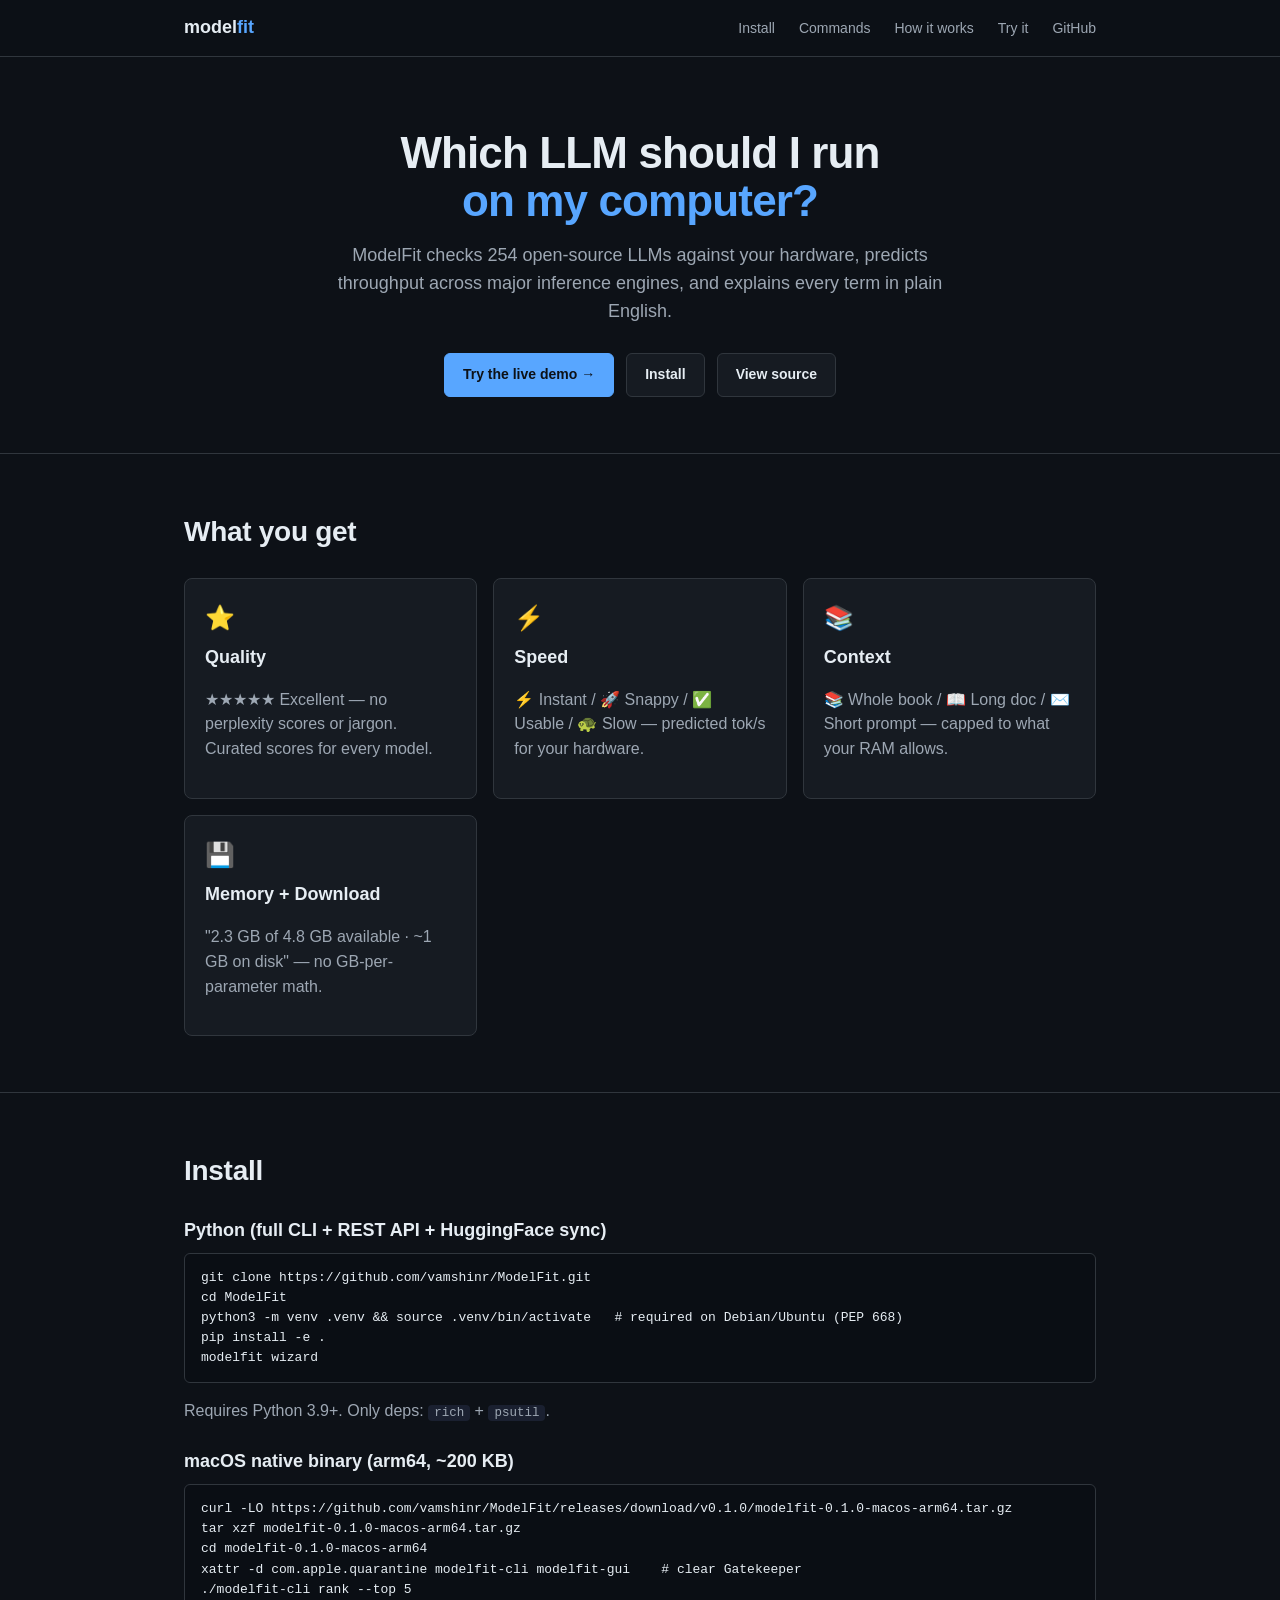
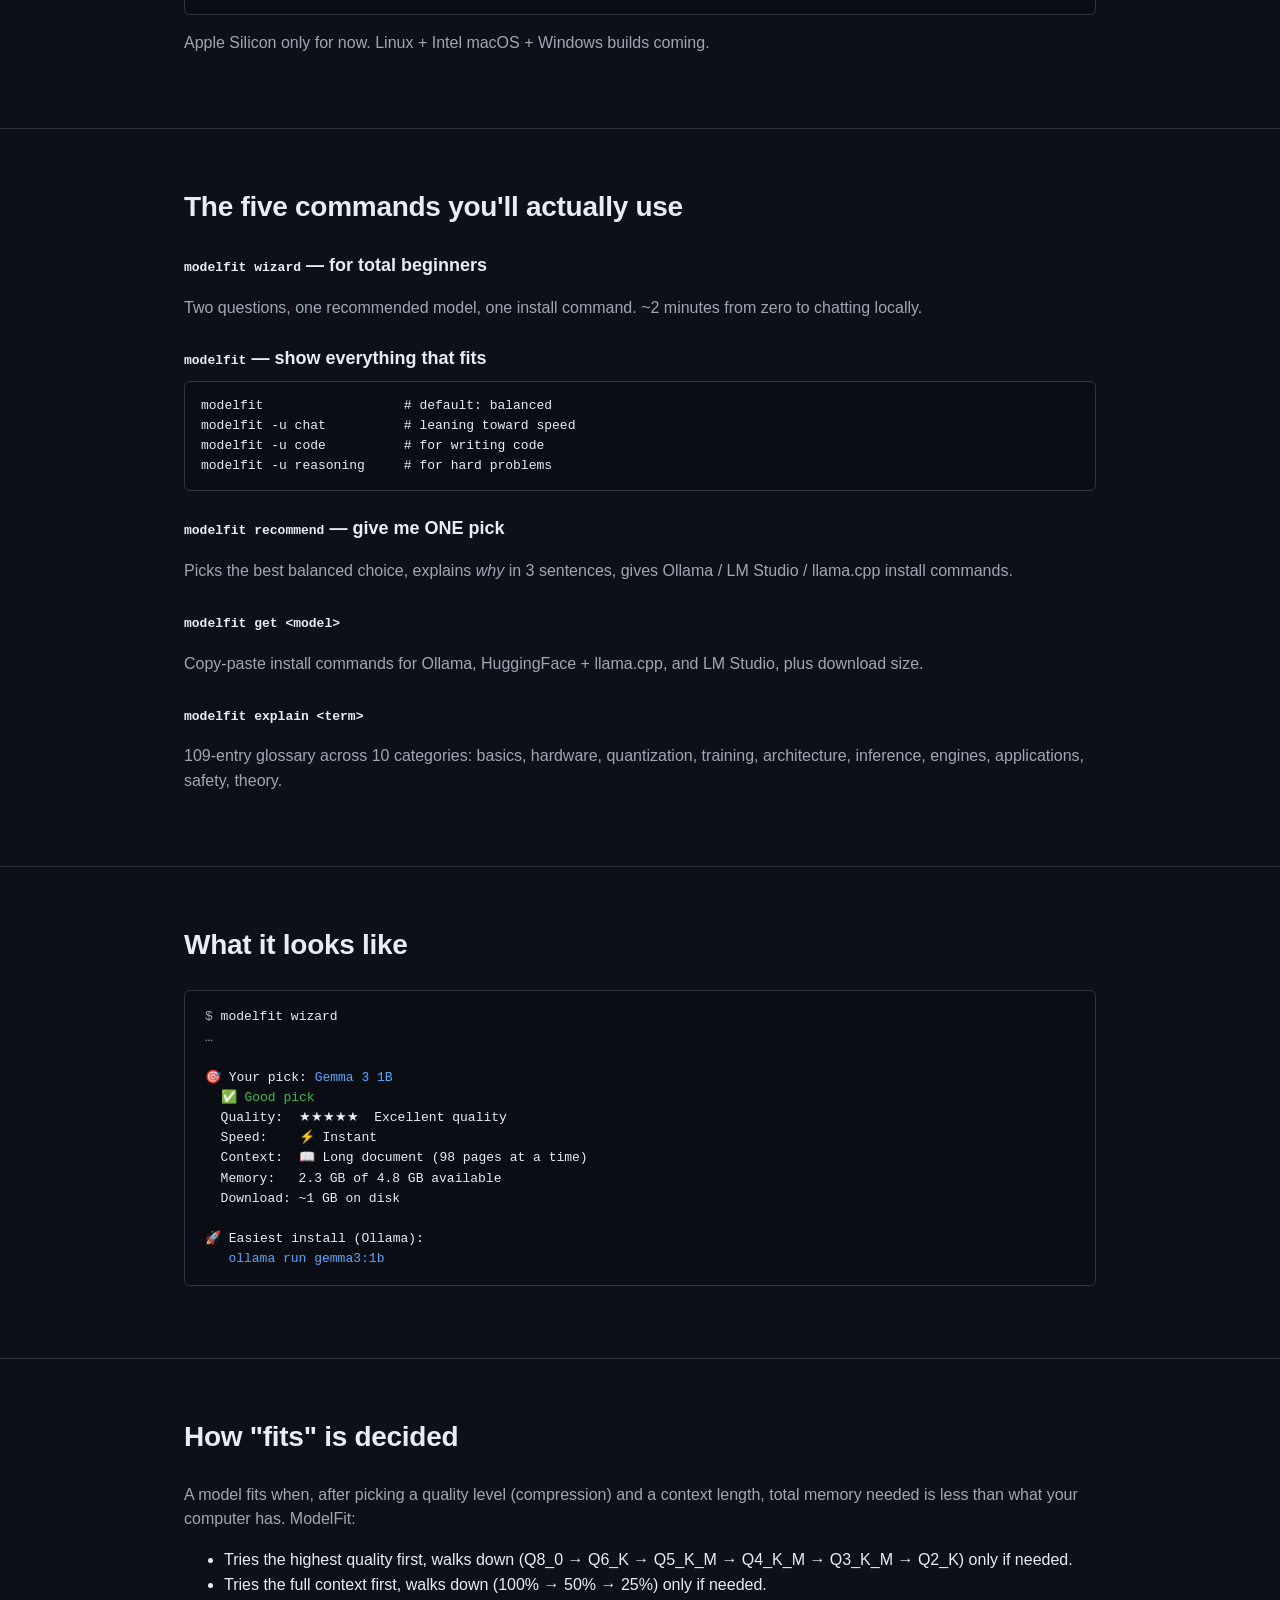
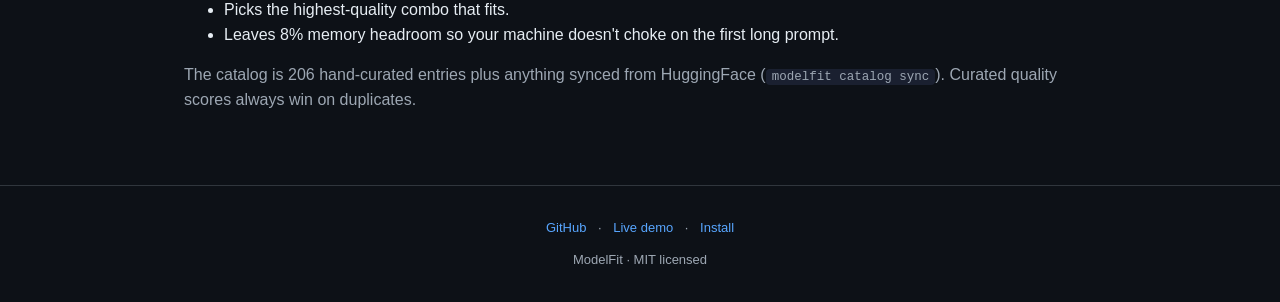
<file: website/index.html>
<!doctype html>
<html lang="en">
<head>
  <meta charset="utf-8">
  <meta name="viewport" content="width=device-width, initial-scale=1">
  <title>ModelFit — which LLM should I run on my computer?</title>
  <meta name="description" content="ModelFit answers 'which open-source LLM should I run on my computer?' for any hardware, in plain English. CLI, GUI, REST API.">
  <link rel="stylesheet" href="styles.css">
</head>
<body>

<nav class="topbar">
  <div class="container">
    <a href="/" class="brand">model<span>fit</span></a>
    <ul>
      <li><a href="#install">Install</a></li>
      <li><a href="#commands">Commands</a></li>
      <li><a href="#how">How it works</a></li>
      <li><a href="demo/">Try it</a></li>
      <li><a href="https://github.com/vamshinr/ModelFit">GitHub</a></li>
    </ul>
  </div>
</nav>

<section class="hero">
  <div class="container">
    <h1>Which LLM should I run<br><span class="accent">on my computer?</span></h1>
    <p class="tagline">
      ModelFit checks 254 open-source LLMs against your hardware, predicts throughput
      across major inference engines, and explains every term in plain English.
    </p>
    <div class="cta-row">
      <a class="btn primary" href="demo/">Try the live demo →</a>
      <a class="btn" href="#install">Install</a>
      <a class="btn" href="https://github.com/vamshinr/ModelFit">View source</a>
    </div>
  </div>
</section>

<section id="what">
  <div class="container">
    <h2>What you get</h2>
    <div class="grid">
      <div class="card">
        <span class="icon">⭐</span>
        <h3>Quality</h3>
        <p>★★★★★ Excellent — no perplexity scores or jargon. Curated scores for every model.</p>
      </div>
      <div class="card">
        <span class="icon">⚡</span>
        <h3>Speed</h3>
        <p>⚡ Instant / 🚀 Snappy / ✅ Usable / 🐢 Slow — predicted tok/s for your hardware.</p>
      </div>
      <div class="card">
        <span class="icon">📚</span>
        <h3>Context</h3>
        <p>📚 Whole book / 📖 Long doc / ✉️ Short prompt — capped to what your RAM allows.</p>
      </div>
      <div class="card">
        <span class="icon">💾</span>
        <h3>Memory + Download</h3>
        <p>"2.3 GB of 4.8 GB available · ~1 GB on disk" — no GB-per-parameter math.</p>
      </div>
    </div>
  </div>
</section>

<section id="install">
  <div class="container">
    <h2>Install</h2>

    <h3>Python (full CLI + REST API + HuggingFace sync)</h3>
<pre><code>git clone https://github.com/vamshinr/ModelFit.git
cd ModelFit
python3 -m venv .venv && source .venv/bin/activate   # required on Debian/Ubuntu (PEP 668)
pip install -e .
modelfit wizard</code></pre>
    <p>Requires Python 3.9+. Only deps: <code>rich</code> + <code>psutil</code>.</p>

    <h3>macOS native binary (arm64, ~200 KB)</h3>
<pre><code>curl -LO https://github.com/vamshinr/ModelFit/releases/download/v0.1.0/modelfit-0.1.0-macos-arm64.tar.gz
tar xzf modelfit-0.1.0-macos-arm64.tar.gz
cd modelfit-0.1.0-macos-arm64
xattr -d com.apple.quarantine modelfit-cli modelfit-gui    # clear Gatekeeper
./modelfit-cli rank --top 5</code></pre>
    <p>Apple Silicon only for now. Linux + Intel macOS + Windows builds coming.</p>
  </div>
</section>

<section id="commands">
  <div class="container">
    <h2>The five commands you'll actually use</h2>

    <h3><code>modelfit wizard</code> — for total beginners</h3>
    <p>Two questions, one recommended model, one install command. ~2 minutes from zero to chatting locally.</p>

    <h3><code>modelfit</code> — show everything that fits</h3>
<pre><code>modelfit                  # default: balanced
modelfit -u chat          # leaning toward speed
modelfit -u code          # for writing code
modelfit -u reasoning     # for hard problems</code></pre>

    <h3><code>modelfit recommend</code> — give me ONE pick</h3>
    <p>Picks the best balanced choice, explains <em>why</em> in 3 sentences, gives Ollama / LM Studio / llama.cpp install commands.</p>

    <h3><code>modelfit get &lt;model&gt;</code></h3>
    <p>Copy-paste install commands for Ollama, HuggingFace + llama.cpp, and LM Studio, plus download size.</p>

    <h3><code>modelfit explain &lt;term&gt;</code></h3>
    <p>109-entry glossary across 10 categories: basics, hardware, quantization, training, architecture, inference, engines, applications, safety, theory.</p>
  </div>
</section>

<section id="example">
  <div class="container">
    <h2>What it looks like</h2>
    <pre class="example-output"><span class="label">$</span> modelfit wizard
<span class="label">…</span>

🎯 Your pick: <span class="accent">Gemma 3 1B</span>
  <span class="good">✅ Good pick</span>
  Quality:  ★★★★★  Excellent quality
  Speed:    ⚡ Instant
  Context:  📖 Long document (98 pages at a time)
  Memory:   2.3 GB of 4.8 GB available
  Download: ~1 GB on disk

🚀 Easiest install (Ollama):
   <span class="accent">ollama run gemma3:1b</span></pre>
  </div>
</section>

<section id="how">
  <div class="container">
    <h2>How "fits" is decided</h2>
    <p>A model fits when, after picking a quality level (compression) and a context length, total memory needed is less than what your computer has. ModelFit:</p>
    <ul>
      <li>Tries the highest quality first, walks down (Q8_0 → Q6_K → Q5_K_M → Q4_K_M → Q3_K_M → Q2_K) only if needed.</li>
      <li>Tries the full context first, walks down (100% → 50% → 25%) only if needed.</li>
      <li>Picks the highest-quality combo that fits.</li>
      <li>Leaves 8% memory headroom so your machine doesn't choke on the first long prompt.</li>
    </ul>
    <p>The catalog is 206 hand-curated entries plus anything synced from HuggingFace (<code>modelfit catalog sync</code>). Curated quality scores always win on duplicates.</p>
  </div>
</section>

<footer>
  <div class="container">
    <a href="https://github.com/vamshinr/ModelFit">GitHub</a> ·
    <a href="demo/">Live demo</a> ·
    <a href="#install">Install</a>
    <div style="margin-top:12px;">ModelFit · MIT licensed</div>
  </div>
</footer>

</body>
</html>
</file>
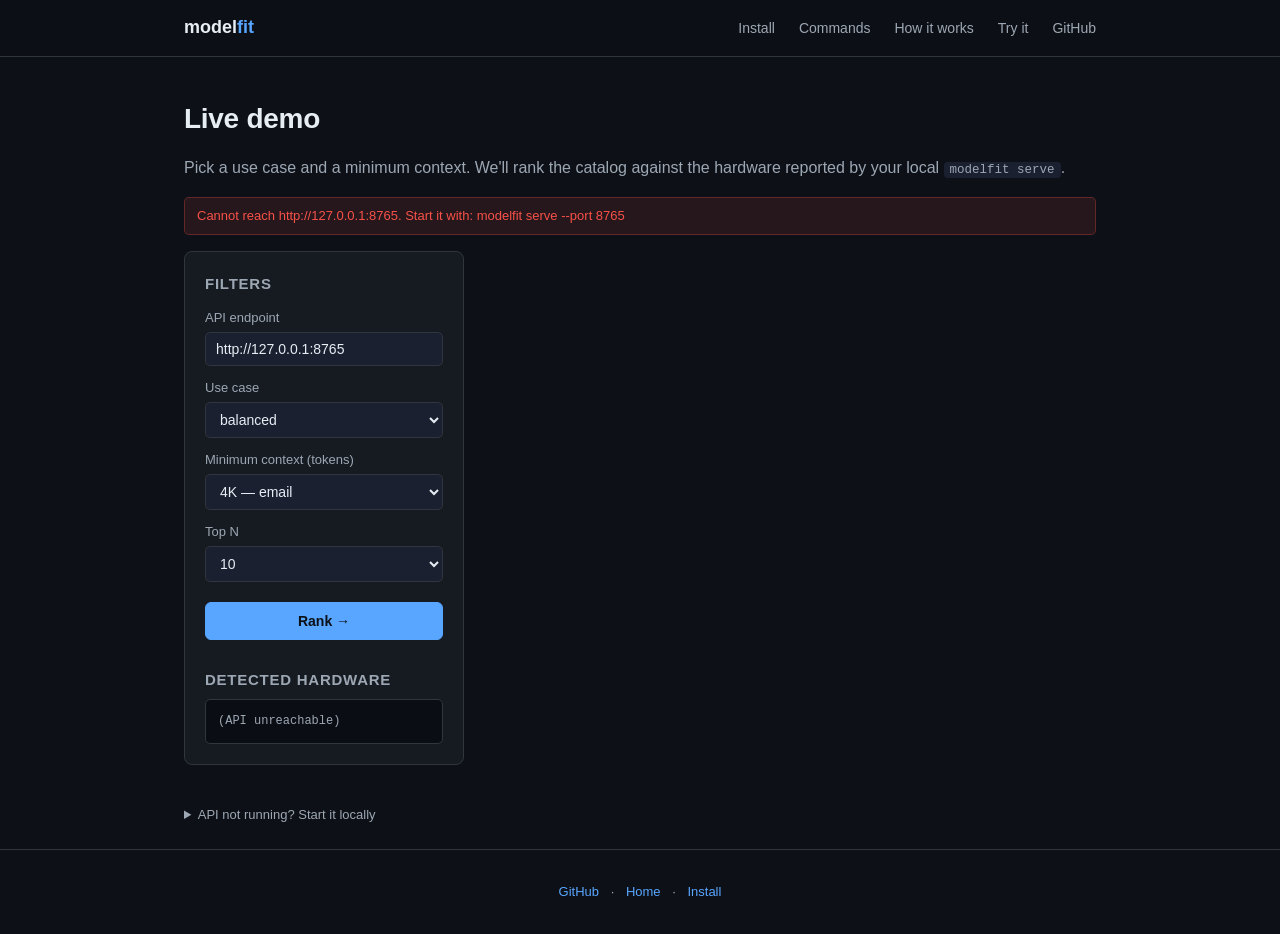
<file: website/demo/index.html>
<!doctype html>
<html lang="en">
<head>
  <meta charset="utf-8">
  <meta name="viewport" content="width=device-width, initial-scale=1">
  <title>ModelFit — live demo</title>
  <link rel="stylesheet" href="../styles.css">
</head>
<body>

<nav class="topbar">
  <div class="container">
    <a href="../" class="brand">model<span>fit</span></a>
    <ul>
      <li><a href="../#install">Install</a></li>
      <li><a href="../#commands">Commands</a></li>
      <li><a href="../#how">How it works</a></li>
      <li><a href="./">Try it</a></li>
      <li><a href="https://github.com/vamshinr/ModelFit">GitHub</a></li>
    </ul>
  </div>
</nav>

<section style="padding: 40px 0 24px;">
  <div class="container">
    <h2 style="margin:0 0 8px;">Live demo</h2>
    <p>Pick a use case and a minimum context. We'll rank the catalog against the hardware reported by your local <code>modelfit serve</code>.</p>

    <div id="status" class="status"></div>

    <div class="demo-grid">
      <div class="panel">
        <h3>Filters</h3>
        <label class="field">
          <span>API endpoint</span>
          <input id="api-base" value="http://127.0.0.1:8765">
        </label>
        <label class="field">
          <span>Use case</span>
          <select id="use-case">
            <option value="balanced" selected>balanced</option>
            <option value="chat">chat</option>
            <option value="reasoning">reasoning</option>
            <option value="code">code</option>
            <option value="math">math</option>
            <option value="long-context">long-context</option>
            <option value="agent">agent</option>
            <option value="research">research</option>
          </select>
        </label>
        <label class="field">
          <span>Minimum context (tokens)</span>
          <select id="min-context">
            <option value="2048">2K — short prompt</option>
            <option value="4096" selected>4K — email</option>
            <option value="8192">8K — long email</option>
            <option value="32768">32K — long document</option>
            <option value="131072">128K — whole book</option>
          </select>
        </label>
        <label class="field">
          <span>Top N</span>
          <select id="top-n">
            <option value="5">5</option>
            <option value="10" selected>10</option>
            <option value="20">20</option>
          </select>
        </label>
        <button id="rank-btn" class="btn primary" style="width:100%; margin-top:8px;">Rank →</button>

        <h3 style="margin-top:28px;">Detected hardware</h3>
        <div id="hw-summary" class="hw-summary">(loading…)</div>
      </div>

      <div>
        <div id="results-meta" style="font-size:13px; color: var(--fg-dim); margin-bottom: 12px;"></div>
        <ul id="results" class="model-list"></ul>
      </div>
    </div>

    <details style="margin-top: 40px; color: var(--fg-dim); font-size: 13px;">
      <summary style="cursor:pointer;">API not running? Start it locally</summary>
      <pre><code>cd ModelFit
source .venv/bin/activate
modelfit serve --port 8765</code></pre>
      <p>This page calls <code>GET /hardware</code> and <code>POST /rank</code>. CORS is open by default so it works from any origin.</p>
    </details>
  </div>
</section>

<footer>
  <div class="container">
    <a href="https://github.com/vamshinr/ModelFit">GitHub</a> ·
    <a href="../">Home</a> ·
    <a href="../#install">Install</a>
  </div>
</footer>

<script>
const $ = (id) => document.getElementById(id);
const apiBase = () => $("api-base").value.replace(/\/$/, "");

function setStatus(kind, msg) {
  const el = $("status");
  el.className = "status " + kind;
  el.textContent = msg;
}

function fmtBytes(gb) {
  if (gb < 1) return (gb * 1024).toFixed(0) + " MB";
  return gb.toFixed(1) + " GB";
}

function fmtCtx(n) {
  if (n >= 1000000) return (n / 1048576).toFixed(0) + "M";
  if (n >= 1000) return (n / 1024).toFixed(0) + "K";
  return n.toString();
}

function speedLabel(tps) {
  if (tps == null) return "—";
  if (tps >= 80) return "⚡ Instant";
  if (tps >= 30) return "🚀 Snappy";
  if (tps >= 10) return "✅ Usable";
  return "🐢 Slow";
}

async function loadHardware() {
  try {
    const r = await fetch(apiBase() + "/hardware");
    if (!r.ok) throw new Error("HTTP " + r.status);
    const hw = await r.json();
    const lines = [
      `CPU:   ${hw.cpu_name} (${hw.cpu_cores} cores)`,
      `RAM:   ${hw.ram_gb.toFixed(1)} GB${hw.unified_memory ? " (unified)" : ""}`,
      hw.gpus && hw.gpus.length
        ? `GPU:   ${hw.gpus[0].name} (${hw.total_vram_gb.toFixed(1)} GB VRAM)`
        : `GPU:   (none detected)`,
      `BW:    ${hw.effective_bandwidth_gbps} GB/s`,
      `OS:    ${hw.platform} ${hw.arch}`,
    ];
    $("hw-summary").textContent = lines.join("\n");
    setStatus("online", `Connected to ${apiBase()} — ranking will use this machine's hardware.`);
    return hw;
  } catch (e) {
    $("hw-summary").textContent = "(API unreachable)";
    setStatus("offline", `Cannot reach ${apiBase()}. Start it with: modelfit serve --port 8765`);
    return null;
  }
}

function renderModel(m, idx) {
  const tags = (m.tags || []).map(t => `<span class="tag">${t}</span>`).join("");
  const sub = m.subscores || {};
  return `
    <li class="model-row">
      <div>
        <div class="name">#${idx + 1} ${m.name} <span style="color:var(--fg-dim); font-weight:400; font-size:13px;">· ${m.family}</span></div>
        <div class="meta">
          ${m.params_b}B params · ${m.type} · ${m.quant || "—"} · ctx ${fmtCtx(m.context || 0)} · ${fmtBytes(m.memory_gb || 0)} mem · ${speedLabel(m.tokens_per_sec)}
        </div>
        <div class="meta">${tags}</div>
        <div class="subscores">
          <span>quality <b>${(sub.quality || 0).toFixed(0)}</b></span>
          <span>speed <b>${(sub.speed || 0).toFixed(0)}</b></span>
          <span>context <b>${(sub.context || 0).toFixed(0)}</b></span>
          <span>capability <b>${(sub.capability || 0).toFixed(0)}</b></span>
        </div>
        ${m.reason ? `<div class="reason">${m.reason}</div>` : ""}
      </div>
      <div class="score">${(m.composite || 0).toFixed(1)}</div>
    </li>
  `;
}

async function runRank() {
  const body = {
    use_case: $("use-case").value,
    min_context: parseInt($("min-context").value, 10),
    top: parseInt($("top-n").value, 10),
  };
  setStatus("loading", `Ranking with use_case=${body.use_case}, min_context=${body.min_context}…`);
  $("results").innerHTML = "";
  $("results-meta").textContent = "";
  try {
    const r = await fetch(apiBase() + "/rank", {
      method: "POST",
      headers: { "content-type": "application/json" },
      body: JSON.stringify(body),
    });
    if (!r.ok) throw new Error("HTTP " + r.status);
    const data = await r.json();
    const weights = data.weights || {};
    $("results-meta").innerHTML = `
      <b>${data.fitting_models}</b> of catalog fit ·
      use_case <b>${data.use_case}</b> ·
      weights q=${weights.quality} s=${weights.speed} c=${weights.context} cap=${weights.capability}
    `;
    $("results").innerHTML = data.models.map(renderModel).join("");
    setStatus("online", `Showing top ${data.models.length} of ${data.fitting_models} fitting models.`);
  } catch (e) {
    setStatus("offline", `Rank failed: ${e.message}. Is modelfit serve running?`);
  }
}

$("rank-btn").addEventListener("click", runRank);
$("api-base").addEventListener("change", loadHardware);

// On load: detect hardware + run an initial rank so the page isn't empty.
(async () => {
  const hw = await loadHardware();
  if (hw) runRank();
})();
</script>

</body>
</html>
</file>
<file: website/styles.css>
:root {
  --bg: #0d1117;
  --bg-soft: #161b22;
  --bg-card: #1a2030;
  --border: #30363d;
  --fg: #e6edf3;
  --fg-dim: #9da7b3;
  --accent: #58a6ff;
  --accent-hot: #f78166;
  --good: #3fb950;
  --warn: #d29922;
  --bad: #f85149;
  --code-bg: #0a0e14;
  --mono: ui-monospace, SFMono-Regular, "SF Mono", Menlo, Consolas, monospace;
  --sans: -apple-system, BlinkMacSystemFont, "Segoe UI", Inter, Roboto, sans-serif;
}

* { box-sizing: border-box; }

html, body {
  margin: 0;
  padding: 0;
  background: var(--bg);
  color: var(--fg);
  font-family: var(--sans);
  line-height: 1.55;
  font-size: 16px;
  -webkit-font-smoothing: antialiased;
}

a { color: var(--accent); text-decoration: none; }
a:hover { text-decoration: underline; }

.container {
  max-width: 960px;
  margin: 0 auto;
  padding: 0 24px;
}

/* ---- nav ---- */
nav.topbar {
  border-bottom: 1px solid var(--border);
  background: rgba(13, 17, 23, 0.85);
  backdrop-filter: blur(6px);
  position: sticky;
  top: 0;
  z-index: 10;
}
nav.topbar .container {
  display: flex;
  align-items: center;
  justify-content: space-between;
  height: 56px;
}
nav.topbar .brand {
  font-weight: 700;
  font-size: 18px;
  color: var(--fg);
}
nav.topbar .brand span { color: var(--accent); }
nav.topbar ul {
  list-style: none;
  display: flex;
  gap: 24px;
  margin: 0;
  padding: 0;
}
nav.topbar a { color: var(--fg-dim); font-size: 14px; }
nav.topbar a:hover { color: var(--fg); text-decoration: none; }

/* ---- hero ---- */
section.hero {
  padding: 72px 0 56px;
  border-bottom: 1px solid var(--border);
  text-align: center;
}
section.hero h1 {
  font-size: 44px;
  margin: 0 0 16px;
  letter-spacing: -0.02em;
  line-height: 1.1;
}
section.hero h1 .accent { color: var(--accent); }
section.hero p.tagline {
  font-size: 18px;
  color: var(--fg-dim);
  max-width: 640px;
  margin: 0 auto 28px;
}
.cta-row {
  display: inline-flex;
  gap: 12px;
  flex-wrap: wrap;
  justify-content: center;
}
.btn {
  display: inline-block;
  padding: 10px 18px;
  border-radius: 6px;
  font-weight: 600;
  font-size: 14px;
  border: 1px solid var(--border);
  background: var(--bg-soft);
  color: var(--fg);
  cursor: pointer;
  transition: background 0.12s, border-color 0.12s;
}
.btn:hover { background: var(--bg-card); border-color: var(--accent); text-decoration: none; }
.btn.primary { background: var(--accent); border-color: var(--accent); color: #0d1117; }
.btn.primary:hover { background: #79b8ff; border-color: #79b8ff; }

/* ---- sections ---- */
section { padding: 56px 0; border-bottom: 1px solid var(--border); }
section h2 {
  font-size: 28px;
  margin: 0 0 24px;
  letter-spacing: -0.01em;
}
section h3 {
  font-size: 18px;
  margin: 24px 0 8px;
  color: var(--fg);
}
section p { color: var(--fg-dim); }

/* ---- code blocks ---- */
pre, code { font-family: var(--mono); font-size: 13px; }
pre {
  background: var(--code-bg);
  border: 1px solid var(--border);
  border-radius: 6px;
  padding: 14px 16px;
  overflow-x: auto;
  margin: 8px 0 16px;
}
p code, li code, td code {
  background: var(--bg-card);
  padding: 1px 6px;
  border-radius: 4px;
  font-size: 12.5px;
}

/* ---- feature grid ---- */
.grid {
  display: grid;
  grid-template-columns: repeat(auto-fit, minmax(260px, 1fr));
  gap: 16px;
}
.card {
  background: var(--bg-soft);
  border: 1px solid var(--border);
  border-radius: 8px;
  padding: 20px;
}
.card h3 { margin-top: 0; }
.card .icon {
  font-size: 24px;
  display: block;
  margin-bottom: 8px;
}

/* ---- example output ---- */
.example-output {
  background: var(--code-bg);
  border: 1px solid var(--border);
  border-radius: 6px;
  padding: 16px 20px;
  font-family: var(--mono);
  font-size: 13px;
  white-space: pre;
  overflow-x: auto;
  color: var(--fg);
}
.example-output .label { color: var(--fg-dim); }
.example-output .good { color: var(--good); }
.example-output .accent { color: var(--accent); }

/* ---- footer ---- */
footer {
  padding: 32px 0;
  text-align: center;
  color: var(--fg-dim);
  font-size: 13px;
}
footer a { margin: 0 8px; }

/* ---- demo page ---- */
.demo-grid {
  display: grid;
  grid-template-columns: 280px 1fr;
  gap: 24px;
}
@media (max-width: 720px) {
  .demo-grid { grid-template-columns: 1fr; }
}
.panel {
  background: var(--bg-soft);
  border: 1px solid var(--border);
  border-radius: 8px;
  padding: 20px;
}
.panel h3 { margin-top: 0; font-size: 15px; color: var(--fg-dim); text-transform: uppercase; letter-spacing: 0.05em; }
label.field {
  display: block;
  margin: 12px 0;
  font-size: 13px;
  color: var(--fg-dim);
}
label.field span { display: block; margin-bottom: 4px; }
select, input {
  width: 100%;
  background: var(--bg-card);
  color: var(--fg);
  border: 1px solid var(--border);
  border-radius: 5px;
  padding: 8px 10px;
  font-family: var(--sans);
  font-size: 14px;
}
select:focus, input:focus { outline: none; border-color: var(--accent); }

.status {
  font-size: 13px;
  padding: 8px 12px;
  border-radius: 5px;
  margin-bottom: 16px;
  display: none;
}
.status.online { display: block; background: rgba(63, 185, 80, 0.1); color: var(--good); border: 1px solid rgba(63, 185, 80, 0.3); }
.status.offline { display: block; background: rgba(248, 81, 73, 0.1); color: var(--bad); border: 1px solid rgba(248, 81, 73, 0.3); }
.status.loading { display: block; background: rgba(88, 166, 255, 0.1); color: var(--accent); border: 1px solid rgba(88, 166, 255, 0.3); }

.hw-summary {
  font-family: var(--mono);
  font-size: 12px;
  color: var(--fg-dim);
  background: var(--code-bg);
  padding: 12px;
  border-radius: 5px;
  border: 1px solid var(--border);
  white-space: pre;
}

.model-list { list-style: none; padding: 0; margin: 0; }
.model-row {
  background: var(--bg-card);
  border: 1px solid var(--border);
  border-radius: 6px;
  padding: 14px 18px;
  margin-bottom: 10px;
  display: grid;
  grid-template-columns: 1fr auto;
  align-items: center;
  gap: 16px;
}
.model-row .name { font-weight: 600; font-size: 15px; }
.model-row .meta { font-size: 12px; color: var(--fg-dim); margin-top: 4px; }
.model-row .reason { font-size: 12px; color: var(--fg-dim); margin-top: 6px; font-family: var(--mono); }
.model-row .score {
  font-size: 22px;
  font-weight: 700;
  color: var(--accent);
  font-family: var(--mono);
}
.model-row .tag {
  display: inline-block;
  background: var(--bg-soft);
  border: 1px solid var(--border);
  border-radius: 3px;
  padding: 1px 6px;
  font-size: 11px;
  margin-right: 4px;
  color: var(--fg-dim);
}

.subscores { display: flex; gap: 12px; font-size: 11px; font-family: var(--mono); color: var(--fg-dim); margin-top: 8px; }
.subscores span b { color: var(--fg); }
</file>
